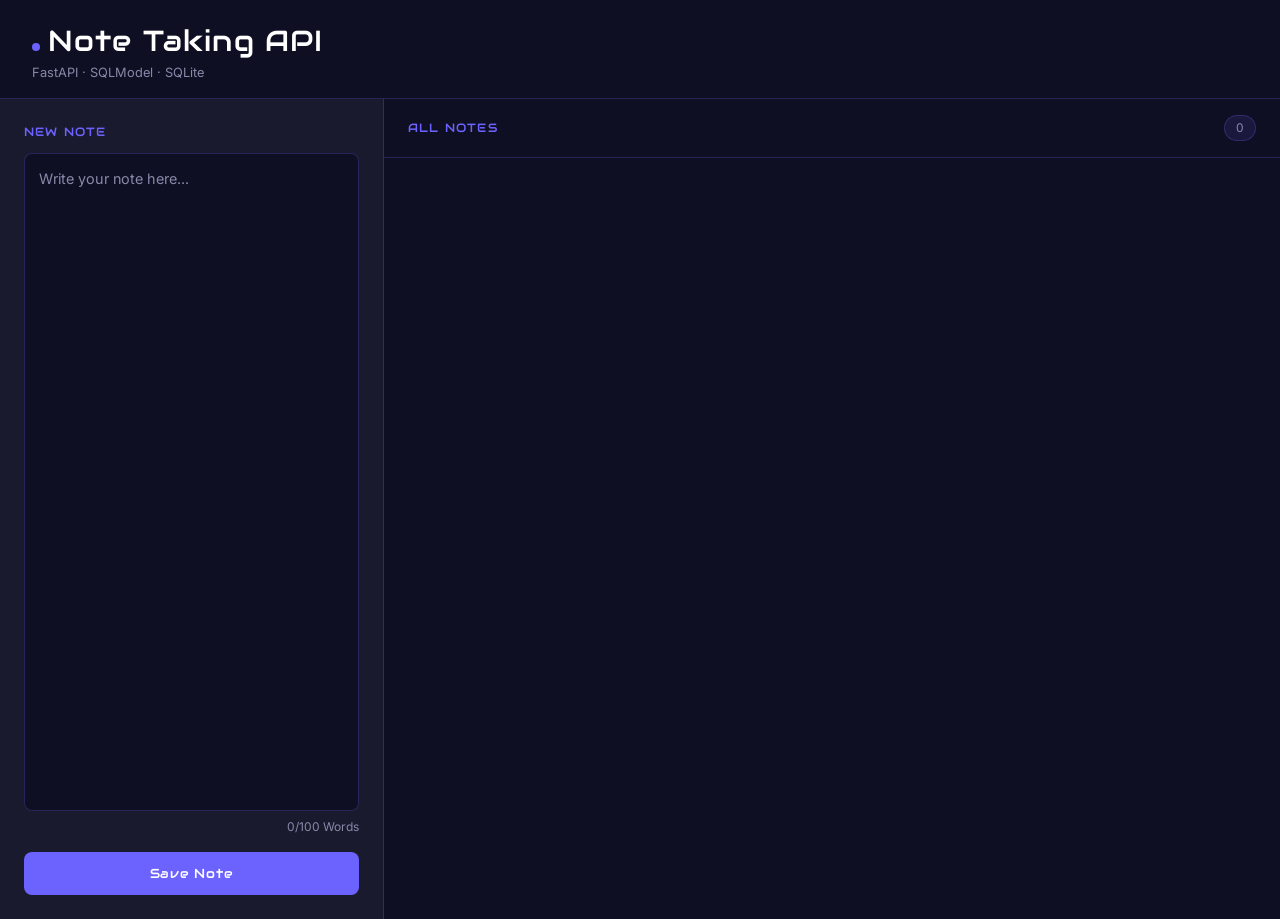
<file: index.html>
<!DOCTYPE html>
<html lang="en">
<head>
    <title>Note Taking API</title>
    <meta charset="utf-8">
    <meta name="viewport" content="width=device-width, initial-scale=1">
    <link href="https://cdn.jsdelivr.net/npm/bootstrap@5.3.8/dist/css/bootstrap.min.css" rel="stylesheet">
    <script src="https://cdn.jsdelivr.net/npm/bootstrap@5.3.8/dist/js/bootstrap.bundle.min.js"></script>
    <link rel="stylesheet" href="https://fonts.googleapis.com/css?family=Audiowide|Inter:400,500&display=swap">
    <script defer src="script.js"></script>
    <link href="style.css" rel="stylesheet">
</head>
<body>

<header>
    <h1><span class="accent-dot"></span>Note Taking API</h1>
    <p class="subtitle">FastAPI · SQLModel · SQLite</p>
</header>

<div class="layout">

    <!-- LEFT: Create Note -->
    <div class="panel-create">
        <div class="panel-create-inner">
            <p class="panel-label">New Note</p>

            <textarea id="note-input" class="note-input1" placeholder="Write your note here..."></textarea>
            <div class="word-count"> 
                <span id="counter">0</span>/100 Words
            </div>

            <div class="btn-submit">
                <button id="save-btn" type="button">Save Note</button>
            </div>
        </div>
    </div>

    <!-- RIGHT: Notes Display -->
    <div class="panel-notes">
        <div class="panel-notes-header">
            <p class="panel-label">All Notes</p>
            <span class="note-count" id="note-count">0</span>
        </div>
        <div class="notes-list">
            <div id="note-card-reuse"></div>
        </div>
    </div>
</div>

</body>
</html>
</file>
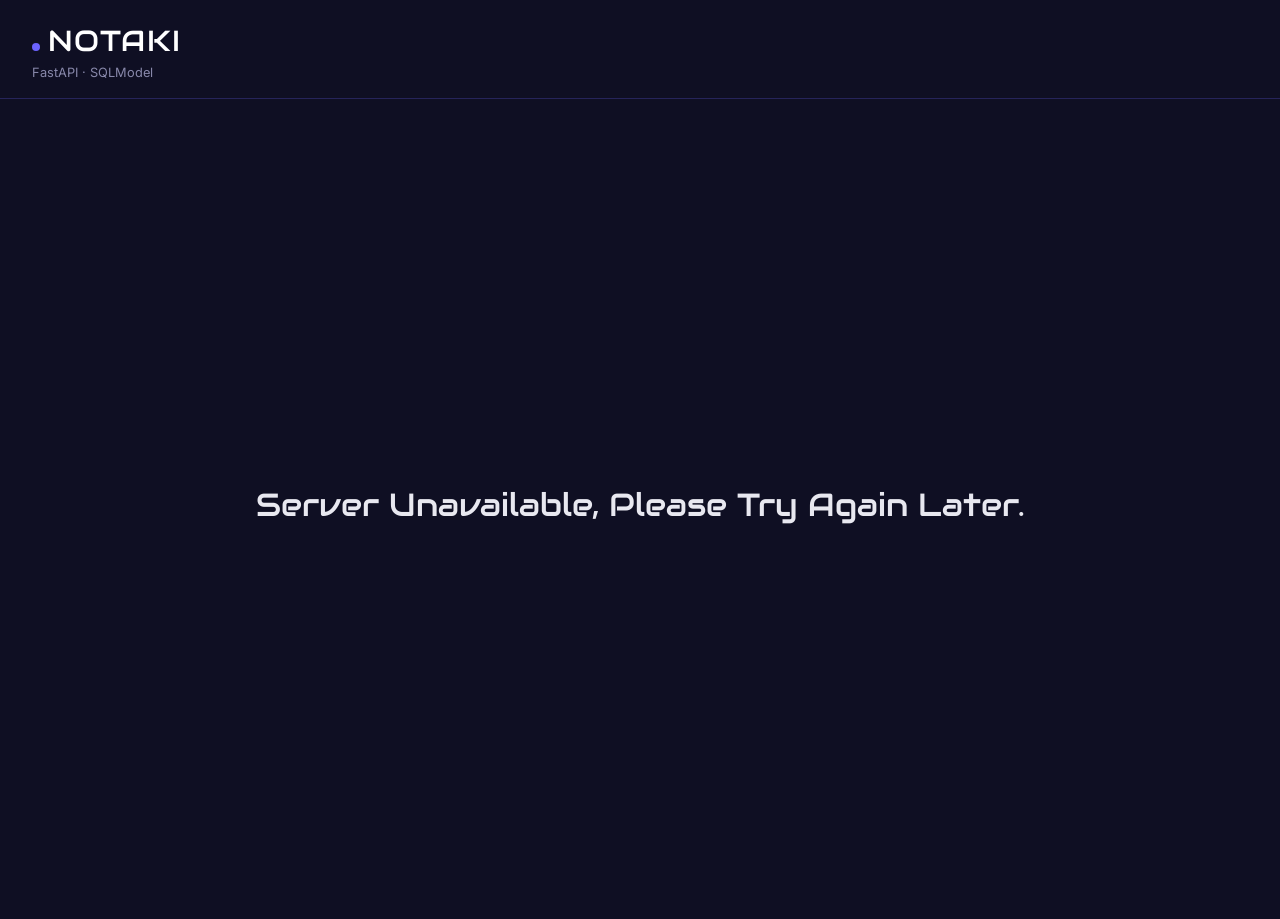
<file: front-end/index.html>
<!DOCTYPE html>
<html lang="en">
<head>
    <title>Sign Up — Notaki</title>
    <meta charset="utf-8">
    <meta name="viewport" content="width=device-width, initial-scale=1">
    <link href="https://cdn.jsdelivr.net/npm/bootstrap@5.3.8/dist/css/bootstrap.min.css" rel="stylesheet">
    <link rel="stylesheet" href="https://fonts.googleapis.com/css?family=Audiowide|Inter:400,500&display=swap">
    <link rel="stylesheet" href="css/style.css">
    <script defer src="js/register.js"></script>
    <link rel="icon" type="image/png" href="favicon/notaki_favicon.png">
</head>
<body>

<header>
    <h1><span class="accent-dot"></span>NOTAKI</h1>
    <p class="subtitle">FastAPI · SQLModel</p>
</header>

<main class="auth-wrapper">

    <div class="d-flex align-items-center gap-2" id="loading">
        <div class="spinner-border"></div>
        <span class="fs-2" style="font-family: 'Audiowide', sans-serif;">Please Wait A Moment...</span>
    </div>

    <div class="auth-card d-none" id="main">

        <div class="auth-card-header">
            <h2>Create Account</h2>
            <p>Sign up to start saving your notes</p>
        </div>

        <div class="form-message" id="signup-msg"></div>

        <form id="form_id">

            <div class="field-group">
                <label class="field-label" for="signup-username">Username</label>
                <input
                    type="text"
                    id="signup-username"
                    name="username"
                    class="field-input"
                    placeholder="yourusername"
                    autocomplete="username">
            </div>

            <div class="field-group">
                <label class="field-label" for="signup-email">Email</label>
                <input
                    type="email"
                    id="signup-email"
                    name="email"
                    class="field-input"
                    placeholder="you@example.com"
                    autocomplete="email">
            </div>

            <div class="field-group">
                <label class="field-label" for="signup-password">Password</label>
                <input
                    type="password"
                    id="signup-password"
                    name="password"
                    class="field-input"
                    placeholder="••••••••"
                    autocomplete="new-password">
            </div>

            <div class="field-group">
                <label class="field-label" for="signup-confirm-password">Confirm Password</label>
                <input
                    type="password"
                    id="signup-confirm-password"
                    name="confirm_password"
                    class="field-input"
                    placeholder="••••••••"
                    autocomplete="new-password">
            </div>
            
            <button type="button" class="btn-accent" id="register-btn">Create Account</button>

        </form>

        <p class="auth-footer">
            Already have an account? <a href="login.html">Login</a>
        </p>

    </div>
</main>

</body>
</html>
</file>
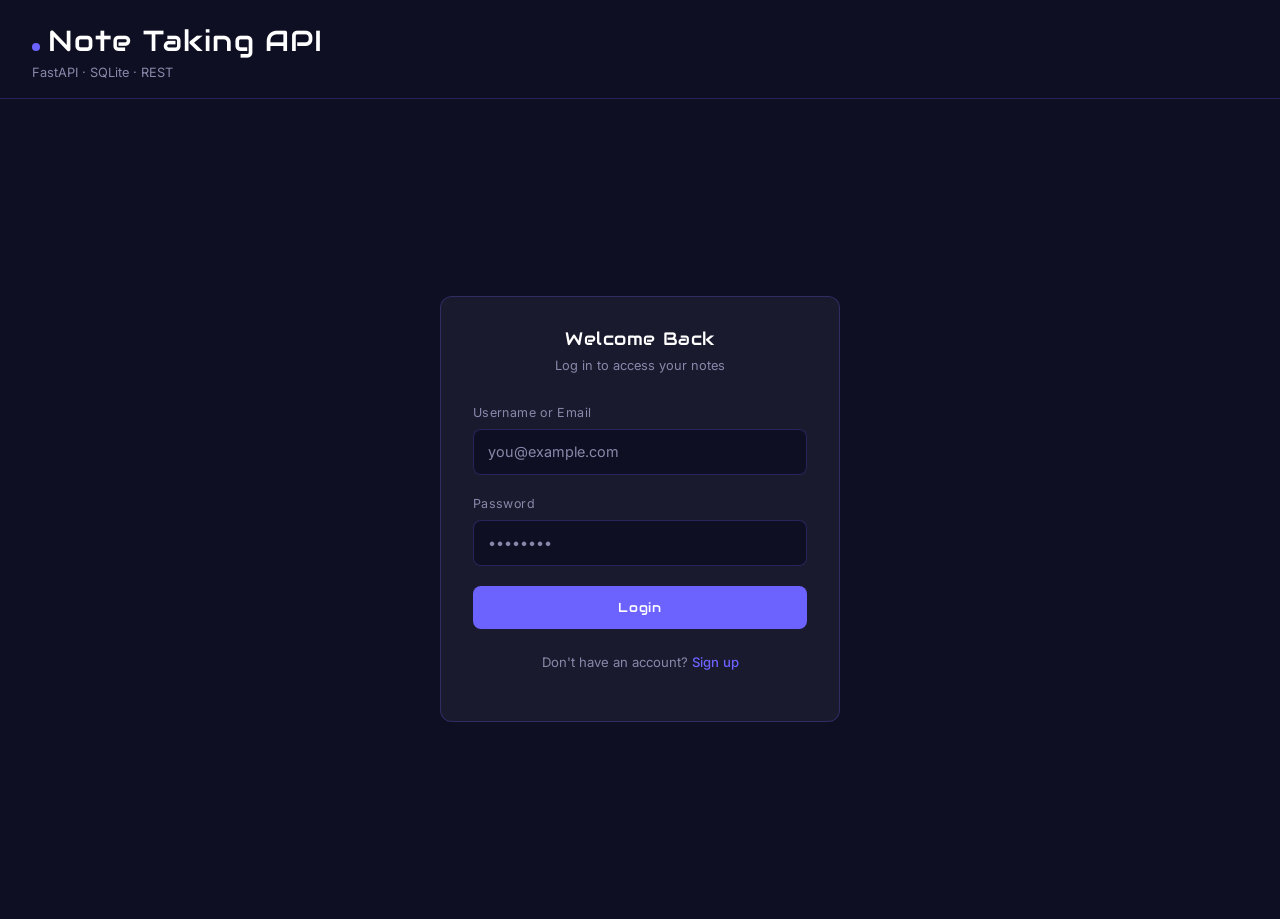
<file: login.html>
<!DOCTYPE html>
<html lang="en">
<head>
    <title>Login — Secure Notes</title>
    <meta charset="utf-8">
    <meta name="viewport" content="width=device-width, initial-scale=1">
    <link href="https://cdn.jsdelivr.net/npm/bootstrap@5.3.8/dist/css/bootstrap.min.css" rel="stylesheet">
    <link rel="stylesheet" href="https://fonts.googleapis.com/css?family=Audiowide|Inter:400,500&display=swap">
    <link rel="stylesheet" href="style.css">
</head>
<body>

<header>
    <h1><span class="accent-dot"></span>Note Taking API</h1>
    <p class="subtitle">FastAPI · SQLite · REST</p>
</header>

<main class="auth-wrapper">
    <div class="auth-card">

        <div class="auth-card-header">
            <h2>Welcome Back</h2>
            <p>Log in to access your notes</p>
        </div>

        <!-- Reserved space for future error messages -->
        <p class="form-message" id="login-error">
            Invalid username/email or password.
        </p>

        <form>

            <div class="field-group">
                <label class="field-label" for="login-identifier">Username or Email</label>
                <input
                    type="text"
                    id="login-identifier"
                    name="identifier"
                    class="field-input"
                    placeholder="you@example.com"
                    autocomplete="username">
            </div>

            <div class="field-group">
                <label class="field-label" for="login-password">Password</label>
                <input
                    type="password"
                    id="login-password"
                    name="password"
                    class="field-input"
                    placeholder="••••••••"
                    autocomplete="current-password">
            </div>

            <button type="submit" class="btn-accent">Login</button>

        </form>

        <p class="auth-footer">
            Don't have an account? <a href="signup.html">Sign up</a>
        </p>

    </div>
</main>

</body>
</html>
</file>
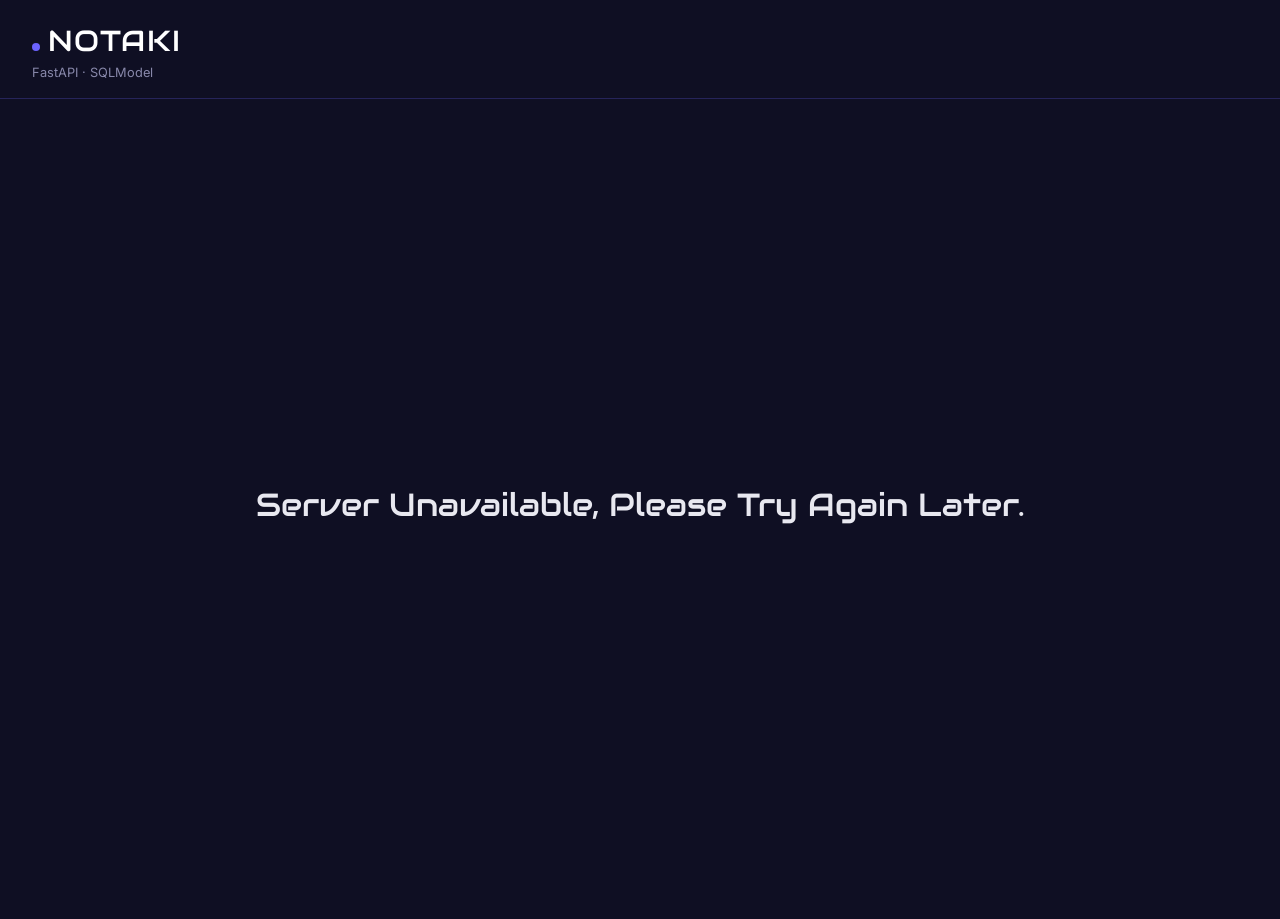
<file: front-end/dashboard.html>
<!DOCTYPE html>
<html lang="en">
<head>
    <title>NOTAKI</title>
    <meta charset="utf-8">
    <meta name="viewport" content="width=device-width, initial-scale=1">
    <link href="https://cdn.jsdelivr.net/npm/bootstrap@5.3.8/dist/css/bootstrap.min.css" rel="stylesheet">
    <script src="https://cdn.jsdelivr.net/npm/bootstrap@5.3.8/dist/js/bootstrap.bundle.min.js"></script>
    <link rel="stylesheet" href="https://fonts.googleapis.com/css?family=Audiowide|Inter:400,500&display=swap">
    <script defer src="js/dashboard.js"></script>
    <link href="css/style.css" rel="stylesheet">
    <link rel="icon" type="image/png" href="favicon/notaki_favicon.png">
</head>
<body>

<header>
    <div style="display:flex; align-items:center; justify-content:space-between;">
        <div>
            <h1><span class="accent-dot"></span>NOTAKI</h1>
            <p class="subtitle">FastAPI · SQLModel</p>
        </div>
        <button class="btn-logout" id="btn-logout">Logout</button>
    </div>
</header>

<div class="layout">

    <!-- LEFT: Create Note -->
    <div class="panel-create">
        <div class="panel-create-inner">
            <p class="panel-label">New Note</p>

            <textarea id="note-input" class="note-input1" placeholder="Write your note here..."></textarea>
            <div class="word-count"> 
                <span id="counter">0</span>/100 Words
            </div>

            <div class="btn-submit">
                <button id="save-btn" type="button">Save Note</button>
            </div>
        </div>
    </div>

    <!-- RIGHT: Notes Display -->
    <div class="panel-notes">
        <div class="panel-notes-header">
            <p class="panel-label">All Notes</p>
            <span class="note-count" id="note-count">0</span>
        </div>
        <div class="notes-list">
            <div id="note-card-reuse"></div>
        </div>
    </div>
</div>

</body>
</html>
</file>
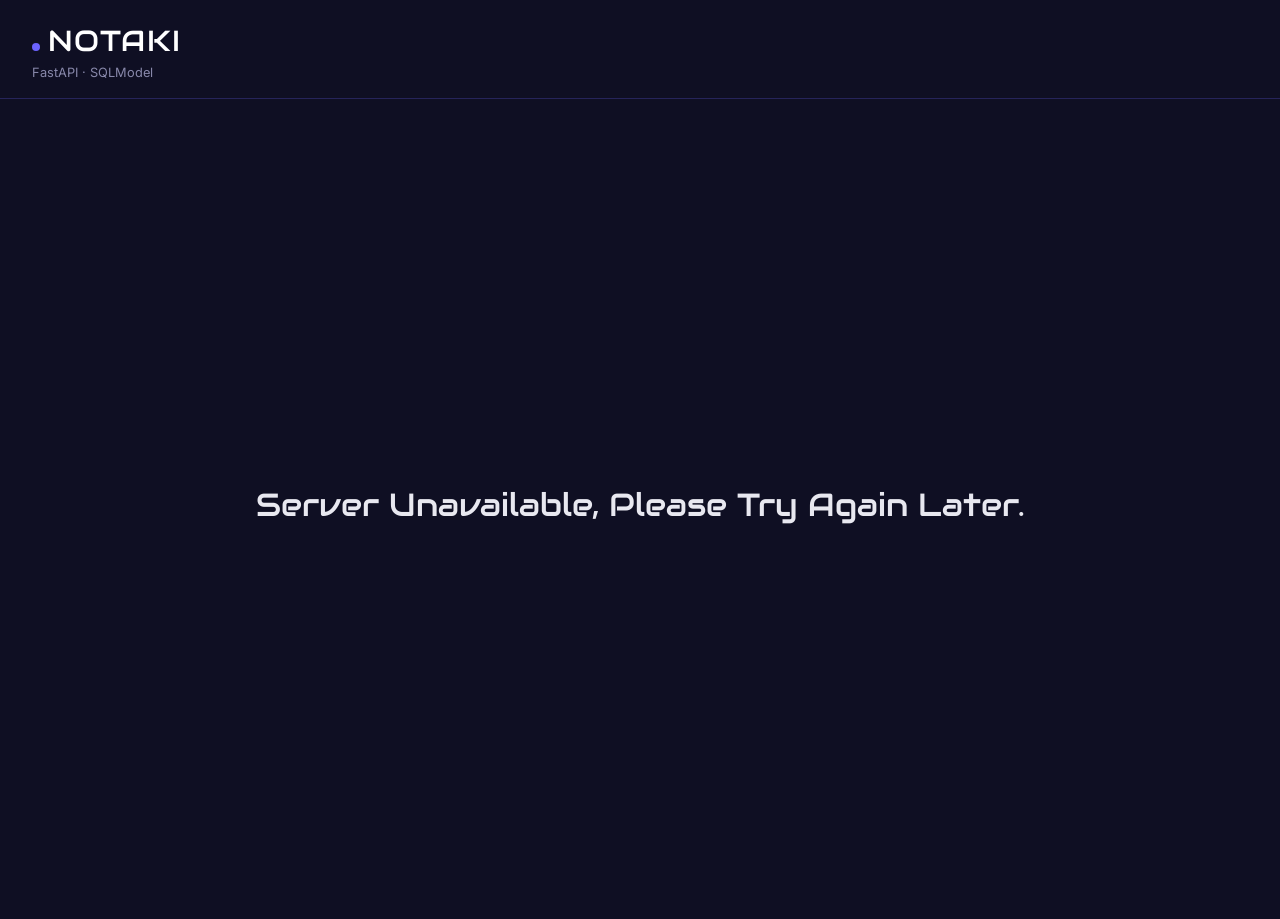
<file: front-end/login.html>
<!DOCTYPE html>
<html lang="en">
<head>
    <title>Login — Notaki</title>
    <meta charset="utf-8">
    <meta name="viewport" content="width=device-width, initial-scale=1">
    <link href="https://cdn.jsdelivr.net/npm/bootstrap@5.3.8/dist/css/bootstrap.min.css" rel="stylesheet">
    <link rel="stylesheet" href="https://fonts.googleapis.com/css?family=Audiowide|Inter:400,500&display=swap">
    <link rel="stylesheet" href="css/style.css">
    <script defer src="js/login.js"></script>
    <link rel="icon" type="image/png" href="favicon/notaki_favicon.png">
</head>
<body>

<header>
    <h1><span class="accent-dot"></span>NOTAKI</h1>
    <p class="subtitle">FastAPI · SQLModel</p>
</header>

<main class="auth-wrapper">

    <div class="d-flex align-items-center gap-2" id="loading">
        <div class="spinner-border"></div>
        <span class="fs-2" style="font-family: 'Audiowide', sans-serif;">Please Wait A Moment...</span>
    </div>

    <div class="auth-card d-none" id="main">

        <div class="auth-card-header">
            <h2>Welcome Back</h2>
            <p>Log in to access your notes</p>
        </div>


        <p class="form-message" id="login-msg"></p>

        <form id="form_id">

            <div class="field-group">
                <label class="field-label" for="login-email">Email</label>
                <input
                    type="email"
                    id="login-email"
                    name="email"
                    class="field-input"
                    placeholder="you@example.com"
                    autocomplete="email">
            </div>

            <div class="field-group">
                <label class="field-label" for="login-password">Password</label>
                <input
                    type="password"
                    id="login-password"
                    name="password"
                    class="field-input"
                    placeholder="••••••••"
                    autocomplete="current-password">
            </div>

            <button type="button" id="login-btn" class="btn-accent">Login</button>

        </form>

        <p class="auth-footer">
            Don't have an account? <a href="index.html">Sign up</a>
        </p>

    </div>
</main>

</body>
</html>
</file>
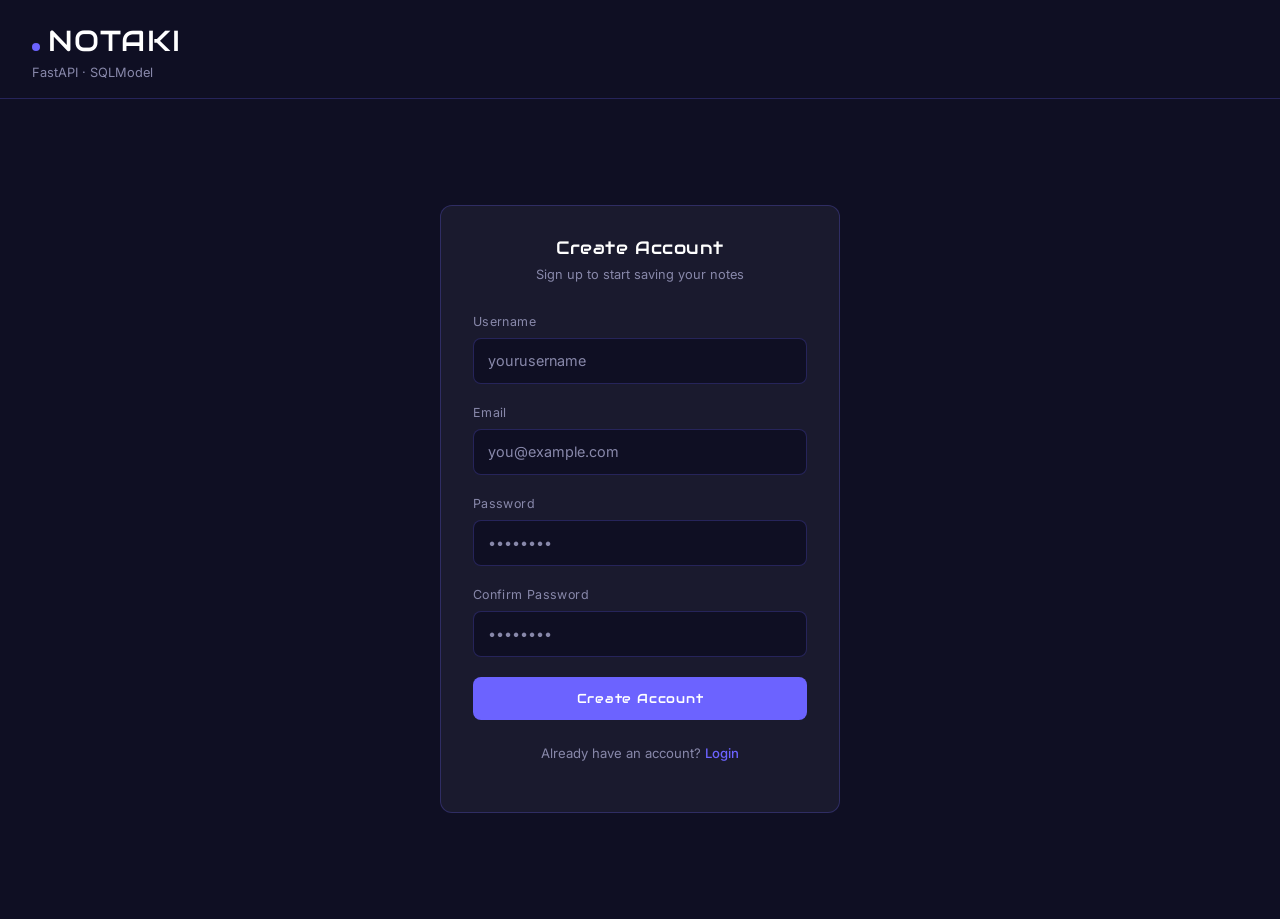
<file: front-end/signup.html>
<!DOCTYPE html>
<html lang="en">
<head>
    <title>Sign Up — Notaki</title>
    <meta charset="utf-8">
    <meta name="viewport" content="width=device-width, initial-scale=1">
    <link href="https://cdn.jsdelivr.net/npm/bootstrap@5.3.8/dist/css/bootstrap.min.css" rel="stylesheet">
    <link rel="stylesheet" href="https://fonts.googleapis.com/css?family=Audiowide|Inter:400,500&display=swap">
    <link rel="stylesheet" href="css/style.css">
    <script defer src="js/register.js"></script>
</head>
<body>

<header>
    <h1><span class="accent-dot"></span>NOTAKI</h1>
    <p class="subtitle">FastAPI · SQLModel</p>
</header>

<main class="auth-wrapper">
    <div class="auth-card">

        <div class="auth-card-header">
            <h2>Create Account</h2>
            <p>Sign up to start saving your notes</p>
        </div>

        <!-- Reserved space for future validation/error messages -->
        <div class="form-message" id="signup-msg">
            <!-- Error or Validation Msg display here -->
        </div>

        <form id="form_id">

            <div class="field-group">
                <label class="field-label" for="signup-username">Username</label>
                <input
                    type="text"
                    id="signup-username"
                    name="username"
                    class="field-input"
                    placeholder="yourusername"
                    autocomplete="username">
            </div>

            <div class="field-group">
                <label class="field-label" for="signup-email">Email</label>
                <input
                    type="email"
                    id="signup-email"
                    name="email"
                    class="field-input"
                    placeholder="you@example.com"
                    autocomplete="email">
            </div>

            <div class="field-group">
                <label class="field-label" for="signup-password">Password</label>
                <input
                    type="password"
                    id="signup-password"
                    name="password"
                    class="field-input"
                    placeholder="••••••••"
                    autocomplete="new-password">
            </div>

            <div class="field-group">
                <label class="field-label" for="signup-confirm-password">Confirm Password</label>
                <input
                    type="password"
                    id="signup-confirm-password"
                    name="confirm_password"
                    class="field-input"
                    placeholder="••••••••"
                    autocomplete="new-password">
            </div>
            
            <button type="button" class="btn-accent" id="register-btn">Create Account</button>

        </form>

        <p class="auth-footer">
            Already have an account? <a href="login.html">Login</a>
        </p>

    </div>
</main>

</body>
</html>
</file>
<file: style.css>
/* ===========================================================
   Secure Notes — Shared Stylesheet
   Source of truth: index.html
   Reused across index.html, login.html, signup.html
   =========================================================== */

:root {
    --accent: #6C63FF;
    --accent-dim: #534AB7;
    --surface: #1a1a2e;
    --card-bg: #16213e;
    --border: rgba(108, 99, 255, 0.25);
    --text-muted: #8888aa;
}

* { box-sizing: border-box; }

body {
    background: #0f0f23;
    color: #e8e8f0;
    font-family: 'Inter', sans-serif;
    min-height: 100vh;
}

header {
    padding: 1.5rem 2rem 1rem;
    border-bottom: 1px solid var(--border);
}

header h1 {
    font-family: 'Audiowide', sans-serif;
    font-size: clamp(1.2rem, 3vw, 1.8rem);
    color: #fff;
    margin: 0;
    letter-spacing: 0.04em;
}

header .subtitle {
    font-size: 0.8rem;
    color: var(--text-muted);
    margin: 0.25rem 0 0;
}

.accent-dot {
    display: inline-block;
    width: 8px;
    height: 8px;
    border-radius: 50%;
    background: var(--accent);
    margin-right: 0.5rem;
    animation: pulse 2s infinite;
}

@keyframes pulse {
    0%, 100% { opacity: 1; }
    50% { opacity: 0.4; }
}

.layout {
    display: flex;
    flex-direction: column-reverse;
    height: calc(100vh - 80px);
}

@media (min-width: 768px) {
    .layout { flex-direction: row; }
}

/* LEFT PANEL */
.panel-create {
    width: 100%;
    display: flex;
    flex-direction: column;
    border-top: 1px solid var(--border);
    background: var(--surface);
}

@media (min-width: 768px) {
    .panel-create {
        width: 30%;
        border-top: none;
        border-right: 1px solid var(--border);
    }
}

.panel-create-inner {
    display: flex;
    flex-direction: column;
    height: 100%;
    padding: 1.5rem;
}

.panel-label {
    font-family: 'Audiowide', sans-serif;
    font-size: 0.75rem;
    color: var(--accent);
    letter-spacing: 0.1em;
    text-transform: uppercase;
    margin-bottom: 0.75rem;
}

.note-input1 {
    flex: 1;
    width: 100%;
    background: #0f0f23;
    border: 1px solid var(--border);
    border-radius: 8px;
    color: #e8e8f0;
    font-family: 'Inter', sans-serif;
    font-size: 0.9rem;
    padding: 0.875rem;
    resize: none;
    transition: border-color 0.2s;
    min-height: 160px;
}

.note-input1:focus {
    outline: none;
    border-color: var(--accent);
}

.note-input1::placeholder { color: var(--text-muted); }

.word-count {
    font-size: 0.75rem;
    color: var(--text-muted);
    text-align: right;
    margin-top: 0.4rem;
}

.btn-submit {
    margin-top: auto;
    padding-top: 1rem;
}

.btn-submit button {
    width: 100%;
    background: var(--accent);
    border: none;
    border-radius: 8px;
    color: #fff;
    font-family: 'Audiowide', sans-serif;
    font-size: 0.8rem;
    letter-spacing: 0.06em;
    padding: 0.75rem;
    cursor: pointer;
}

/* RIGHT PANEL */
.panel-notes {
    flex: 1;
    display: flex;
    flex-direction: column;
    overflow: hidden;
}

.panel-notes-header {
    display: flex;
    align-items: center;
    justify-content: space-between;
    padding: 1rem 1.5rem;
    border-bottom: 1px solid var(--border);
}

.panel-notes-header .panel-label { margin: 0; }

.note-count {
    font-size: 0.75rem;
    color: var(--text-muted);
    background: rgba(108,99,255,0.12);
    border: 1px solid var(--border);
    border-radius: 20px;
    padding: 0.2rem 0.7rem;
}

.notes-list {
    flex: 1;
    overflow-y: auto;
    padding: 1rem 1.5rem;
}

.notes-list::-webkit-scrollbar { width: 5px; }
.notes-list::-webkit-scrollbar-track { background: transparent; }
.notes-list::-webkit-scrollbar-thumb { background: var(--border); border-radius: 4px; }

.empty-state {
    display: flex;
    flex-direction: column;
    align-items: center;
    justify-content: center;
    height: 100%;
    color: var(--text-muted);
    text-align: center;
    gap: 0.5rem;
}

.empty-state svg { opacity: 0.3; margin-bottom: 0.5rem; }
.empty-state p { font-size: 0.85rem; margin: 0; }

.note-card {
    background: var(--card-bg);
    border: 1px solid var(--border);
    border-radius: 10px;
    padding: 1rem 1.1rem;
    margin-bottom: 0.75rem;
}

.note-card:hover { border-color: rgba(108,99,255,0.5); }

.note-card-header {
    display: flex;
    align-items: center;
    justify-content: space-between;
    margin-bottom: 0.5rem;
}

.note-id {
    font-size: 0.7rem;
    font-family: 'Audiowide', sans-serif;
    color: var(--accent);
    letter-spacing: 0.05em;
}

.note-time {
    font-size: 0.7rem;
    color: var(--text-muted);
}

.note-body {
    font-size: 0.875rem;
    line-height: 1.6;
    color: #c8c8e0;
    white-space: pre-wrap;
    word-break: break-word;
    margin-bottom: 0.75rem;
}

.note-actions {
    display: flex;
    gap: 0.5rem;
    justify-content: flex-end;
}

.btn-edit {
    background: rgba(108, 99, 255, 0.12);
    border: 1px solid rgba(108, 99, 255, 0.35);
    color: #a09af5;
    font-size: 0.72rem;
    font-family: 'Inter', sans-serif;
    border-radius: 6px;
    padding: 0.3rem 0.75rem;
    cursor: pointer;
    letter-spacing: 0.03em;
}

.btn-delete {
    background: rgba(226, 75, 74, 0.1);
    border: 1px solid rgba(226, 75, 74, 0.3);
    color: #e27a7a;
    font-size: 0.72rem;
    font-family: 'Inter', sans-serif;
    border-radius: 6px;
    padding: 0.3rem 0.75rem;
    cursor: pointer;
    letter-spacing: 0.03em;
}


/* ===========================================================
   AUTH PAGES (login.html / signup.html)
   New additions — extend the palette above, don't replace it.
   =========================================================== */

.field-group {
    margin-bottom: 1.25rem;
}

.field-label {
    display: block;
    font-size: 0.78rem;
    color: var(--text-muted);
    letter-spacing: 0.03em;
    margin-bottom: 0.4rem;
}

.field-input {
    width: 100%;
    background: #0f0f23;
    border: 1px solid var(--border);
    border-radius: 8px;
    color: #e8e8f0;
    font-family: 'Inter', sans-serif;
    font-size: 0.9rem;
    padding: 0.7rem 0.875rem;
    transition: border-color 0.2s;
}

.field-input:focus {
    outline: none;
    border-color: var(--accent);
}

.field-input::placeholder {
    color: var(--text-muted);
}

.btn-accent {
    width: 100%;
    background: var(--accent);
    border: none;
    border-radius: 8px;
    color: #fff;
    font-family: 'Audiowide', sans-serif;
    font-size: 0.8rem;
    letter-spacing: 0.06em;
    padding: 0.75rem;
    cursor: pointer;
}

.btn-accent:hover {
    background: var(--accent-dim);
}

.auth-wrapper {
    min-height: calc(100vh - 80px);
    display: flex;
    align-items: center;
    justify-content: center;
    padding: 2rem 1rem;
}

.auth-card {
    width: 100%;
    max-width: 400px;
    background: var(--surface);
    border: 1px solid var(--border);
    border-radius: 12px;
    padding: 2rem;
}

.auth-card-header {
    text-align: center;
    margin-bottom: 1.75rem;
}

.auth-card-header h2 {
    font-family: 'Audiowide', sans-serif;
    font-size: 1.1rem;
    color: #fff;
    margin: 0 0 0.4rem;
    letter-spacing: 0.03em;
}

.auth-card-header p {
    font-size: 0.8rem;
    color: var(--text-muted);
    margin: 0;
}

.form-message {
    display: none; /* toggle via JS/backend later */
    background: rgba(226, 122, 122, 0.1);
    border: 1px solid rgba(226, 122, 122, 0.3);
    color: #e27a7a;
    font-size: 0.8rem;
    border-radius: 8px;
    padding: 0.65rem 0.875rem;
    margin-bottom: 1.25rem;
}

.auth-footer {
    text-align: center;
    font-size: 0.82rem;
    color: var(--text-muted);
    margin-top: 1.5rem;
}

.auth-footer a {
    color: var(--accent);
    text-decoration: none;
    font-weight: 500;
}

.auth-footer a:hover {
    color: var(--accent-dim);
    text-decoration: underline;
}
</file>
<file: front-end/css/style.css>
/* ===========================================================
   Secure Notes — Shared Stylesheet
   Source of truth: index.html
   Reused across index.html, login.html, signup.html
   =========================================================== */

:root {
    --accent: #6C63FF;
    --accent-dim: #534AB7;
    --surface: #1a1a2e;
    --card-bg: #16213e;
    --border: rgba(108, 99, 255, 0.25);
    --text-muted: #8888aa;
}

* { box-sizing: border-box; }

body {
    background: #0f0f23;
    color: #e8e8f0;
    font-family: 'Inter', sans-serif;
    min-height: 100vh;
}

header {
    padding: 1.5rem 2rem 1rem;
    border-bottom: 1px solid var(--border);
}

header h1 {
    font-family: 'Audiowide', sans-serif;
    font-size: clamp(1.2rem, 3vw, 1.8rem);
    color: #fff;
    margin: 0;
    letter-spacing: 0.04em;
}

header .subtitle {
    font-size: 0.8rem;
    color: var(--text-muted);
    margin: 0.25rem 0 0;
}

.accent-dot {
    display: inline-block;
    width: 8px;
    height: 8px;
    border-radius: 50%;
    background: var(--accent);
    margin-right: 0.5rem;
    animation: pulse 2s infinite;
}

@keyframes pulse {
    0%, 100% { opacity: 1; }
    50% { opacity: 0.4; }
}

.layout {
    display: flex;
    flex-direction: column-reverse;
    height: calc(100vh - 80px);
}

@media (min-width: 768px) {
    .layout { flex-direction: row; }
}

/* LEFT PANEL */
.panel-create {
    width: 100%;
    display: flex;
    flex-direction: column;
    border-top: 1px solid var(--border);
    background: var(--surface);
}

@media (min-width: 768px) {
    .panel-create {
        width: 30%;
        border-top: none;
        border-right: 1px solid var(--border);
    }
}

.panel-create-inner {
    display: flex;
    flex-direction: column;
    height: 100%;
    padding: 1.5rem;
}

.panel-label {
    font-family: 'Audiowide', sans-serif;
    font-size: 0.75rem;
    color: var(--accent);
    letter-spacing: 0.1em;
    text-transform: uppercase;
    margin-bottom: 0.75rem;
}

.note-input1 {
    flex: 1;
    width: 100%;
    background: #0f0f23;
    border: 1px solid var(--border);
    border-radius: 8px;
    color: #e8e8f0;
    font-family: 'Inter', sans-serif;
    font-size: 0.9rem;
    padding: 0.875rem;
    resize: none;
    transition: border-color 0.2s;
    min-height: 160px;
}

.note-input1:focus {
    outline: none;
    border-color: var(--accent);
}

.note-input1::placeholder { color: var(--text-muted); }

.word-count {
    font-size: 0.75rem;
    color: var(--text-muted);
    text-align: right;
    margin-top: 0.4rem;
}

.btn-submit {
    margin-top: auto;
    padding-top: 1rem;
}

.btn-submit button {
    width: 100%;
    background: var(--accent);
    border: none;
    border-radius: 8px;
    color: #fff;
    font-family: 'Audiowide', sans-serif;
    font-size: 0.8rem;
    letter-spacing: 0.06em;
    padding: 0.75rem;
    cursor: pointer;
}

/* RIGHT PANEL */
.panel-notes {
    flex: 1;
    display: flex;
    flex-direction: column;
    overflow: hidden;
}

.panel-notes-header {
    display: flex;
    align-items: center;
    justify-content: space-between;
    padding: 1rem 1.5rem;
    border-bottom: 1px solid var(--border);
}

.panel-notes-header .panel-label { margin: 0; }

.note-count {
    font-size: 0.75rem;
    color: var(--text-muted);
    background: rgba(108,99,255,0.12);
    border: 1px solid var(--border);
    border-radius: 20px;
    padding: 0.2rem 0.7rem;
}

.notes-list {
    flex: 1;
    overflow-y: auto;
    padding: 1rem 1.5rem;
}

.notes-list::-webkit-scrollbar { width: 5px; }
.notes-list::-webkit-scrollbar-track { background: transparent; }
.notes-list::-webkit-scrollbar-thumb { background: var(--border); border-radius: 4px; }

.empty-state {
    display: flex;
    flex-direction: column;
    align-items: center;
    justify-content: center;
    height: 100%;
    color: var(--text-muted);
    text-align: center;
    gap: 0.5rem;
}

.empty-state svg { opacity: 0.3; margin-bottom: 0.5rem; }
.empty-state p { font-size: 0.85rem; margin: 0; }

.note-card {
    background: var(--card-bg);
    border: 1px solid var(--border);
    border-radius: 10px;
    padding: 1rem 1.1rem;
    margin-bottom: 0.75rem;
}

.note-card:hover { border-color: rgba(108,99,255,0.5); }

.note-card-header {
    display: flex;
    align-items: center;
    justify-content: space-between;
    margin-bottom: 0.5rem;
}

.note-id {
    font-size: 0.7rem;
    font-family: 'Audiowide', sans-serif;
    color: var(--accent);
    letter-spacing: 0.05em;
}

.note-time {
    font-size: 0.7rem;
    color: var(--text-muted);
}

.note-body {
    font-size: 0.875rem;
    line-height: 1.6;
    color: #c8c8e0;
    white-space: pre-wrap;
    word-break: break-word;
    margin-bottom: 0.75rem;
}

.note-actions {
    display: flex;
    gap: 0.5rem;
    justify-content: flex-end;
}

.btn-edit {
    background: rgba(108, 99, 255, 0.12);
    border: 1px solid rgba(108, 99, 255, 0.35);
    color: #a09af5;
    font-size: 0.72rem;
    font-family: 'Inter', sans-serif;
    border-radius: 6px;
    padding: 0.3rem 0.75rem;
    cursor: pointer;
    letter-spacing: 0.03em;
}

.btn-delete {
    background: rgba(226, 75, 74, 0.1);
    border: 1px solid rgba(226, 75, 74, 0.3);
    color: #e27a7a;
    font-size: 0.72rem;
    font-family: 'Inter', sans-serif;
    border-radius: 6px;
    padding: 0.3rem 0.75rem;
    cursor: pointer;
    letter-spacing: 0.03em;
}


/* ===========================================================
   AUTH PAGES (login.html / signup.html)
   New additions — extend the palette above, don't replace it.
   =========================================================== */

.field-group {
    margin-bottom: 1.25rem;
}

.field-label {
    display: block;
    font-size: 0.78rem;
    color: var(--text-muted);
    letter-spacing: 0.03em;
    margin-bottom: 0.4rem;
}

.field-input {
    width: 100%;
    background: #0f0f23;
    border: 1px solid var(--border);
    border-radius: 8px;
    color: #e8e8f0;
    font-family: 'Inter', sans-serif;
    font-size: 0.9rem;
    padding: 0.7rem 0.875rem;
    transition: border-color 0.2s;
}

.field-input:focus {
    outline: none;
    border-color: var(--accent);
}

.field-input::placeholder {
    color: var(--text-muted);
}

.btn-accent {
    width: 100%;
    background: var(--accent);
    border: none;
    border-radius: 8px;
    color: #fff;
    font-family: 'Audiowide', sans-serif;
    font-size: 0.8rem;
    letter-spacing: 0.06em;
    padding: 0.75rem;
    cursor: pointer;
}

.btn-accent:hover {
    background: var(--accent-dim);
}

.auth-wrapper {
    min-height: calc(100vh - 80px);
    display: flex;
    align-items: center;
    justify-content: center;
    padding: 2rem 1rem;
}

.auth-card {
    width: 100%;
    max-width: 400px;
    background: var(--surface);
    border: 1px solid var(--border);
    border-radius: 12px;
    padding: 2rem;
}

.auth-card-header {
    text-align: center;
    margin-bottom: 1.75rem;
}

.auth-card-header h2 {
    font-family: 'Audiowide', sans-serif;
    font-size: 1.1rem;
    color: #fff;
    margin: 0 0 0.4rem;
    letter-spacing: 0.03em;
}

.auth-card-header p {
    font-size: 0.8rem;
    color: var(--text-muted);
    margin: 0;
}

.form-message {
    display: none; 
    background: rgba(226, 122, 122, 0.1);
    border: 1px solid rgba(226, 122, 122, 0.3);
    color: #e27a7a;
    font-size: 0.8rem;
    border-radius: 8px;
    padding: 0.65rem 0.875rem;
    margin-bottom: 1.25rem;
}

.auth-footer {
    text-align: center;
    font-size: 0.82rem;
    color: var(--text-muted);
    margin-top: 1.5rem;
}

.auth-footer a {
    color: var(--accent);
    text-decoration: none;
    font-weight: 500;
}

.auth-footer a:hover {
    color: var(--accent-dim);
    text-decoration: underline;
}

.btn-logout {
    font-family: 'Audiowide', sans-serif;
    font-size: 0.72rem;
    letter-spacing: 0.06em;
    color: #e27a7a;
    background: rgba(226, 75, 74, 0.1);
    border: 1px solid rgba(226, 75, 74, 0.3);
    border-radius: 8px;
    padding: 0.5rem 1rem;
    text-decoration: none;
    cursor: pointer;
}

.btn-logout:hover {
    background: rgba(226, 75, 74, 0.2);
    color: #e27a7a;
}
</file>
